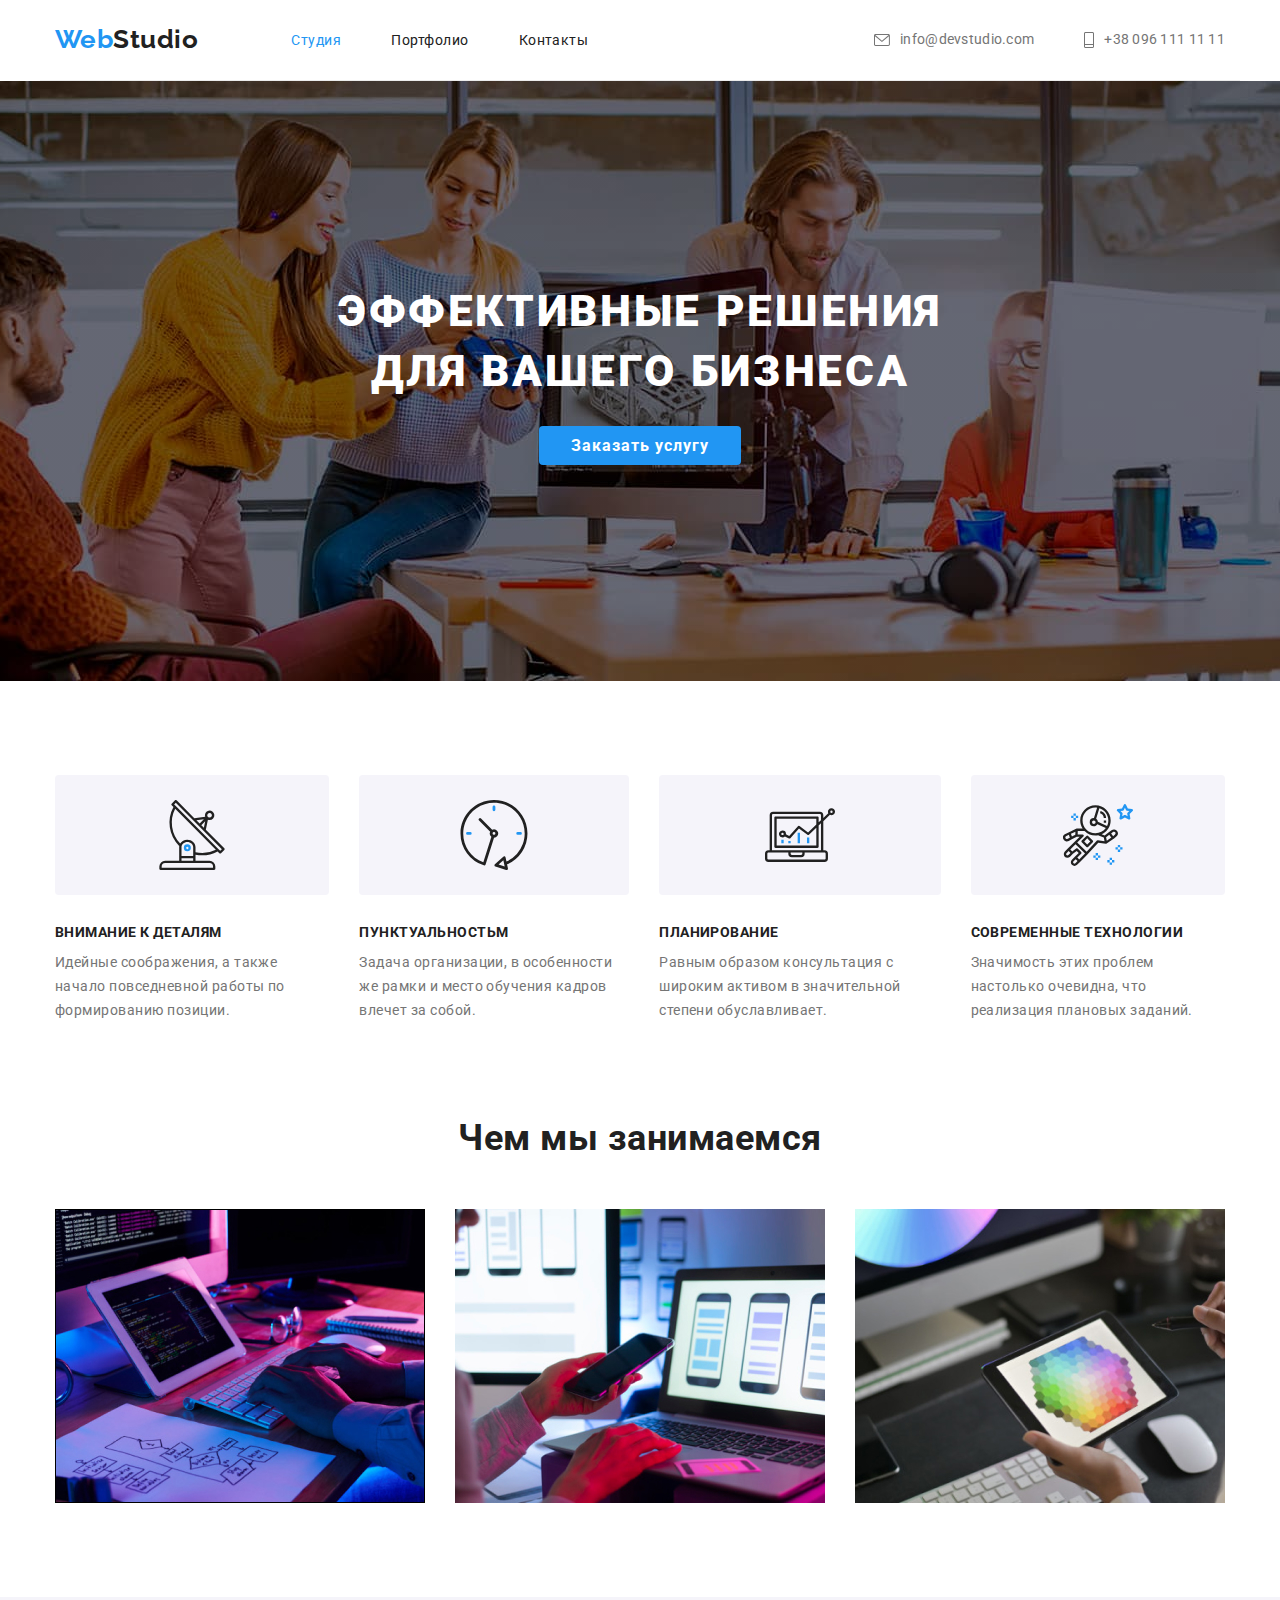
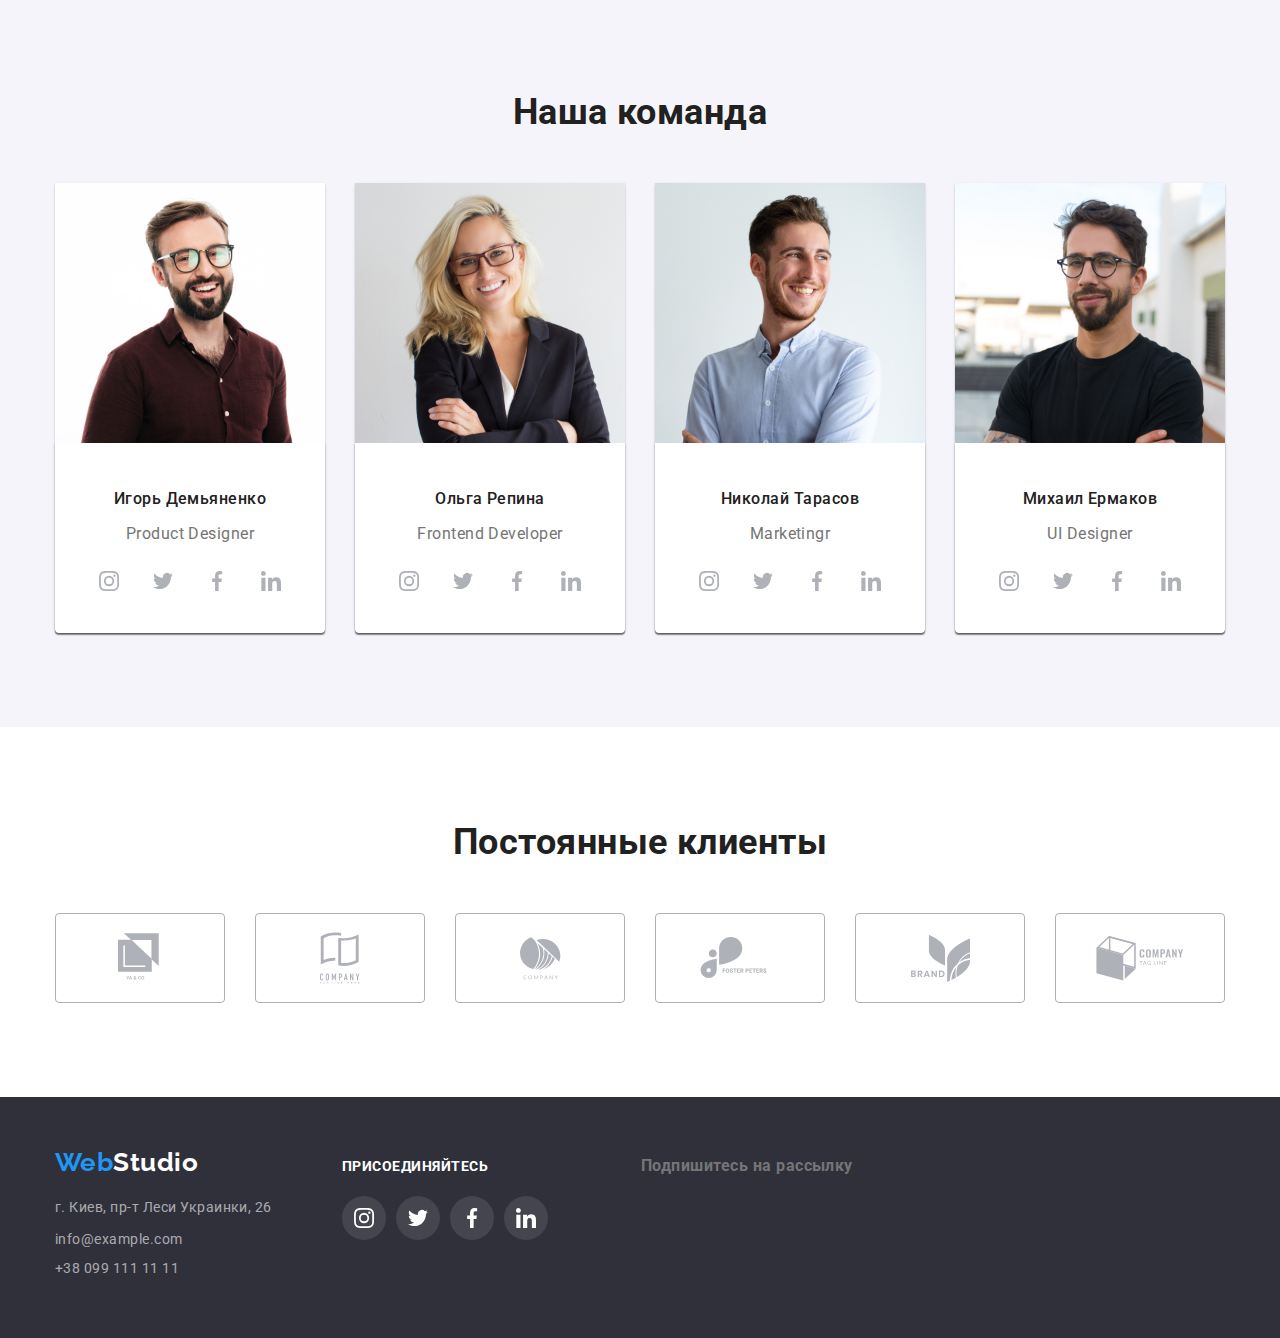
<file: index.html>
<!DOCTYPE html>
<html lang="ru">
<head>
    <meta charset="UTF-8">
    <meta name="viewport" content="width=device-width, initial-scale=1.0">
    <title>Document</title>
    <link href="https://fonts.googleapis.com/css2?family=Raleway:wght@700&family=Roboto:wght@400;500;700&display=swap" rel="stylesheet"/>
    <link rel="stylesheet" href="https://cdnjs.cloudflare.com/ajax/libs/modern-normalize/1.0.0/modern-normalize.min.css"/>
    <link rel="stylesheet" href="./css/styles.css"/>

</head>
<body>
    <!--Шапка страницы-->
    <header>
        
       <div class="container page-header">
        <nav class="main-nav">
            <a href="./index.html" class="logo">
            <p>Web<span class="logo-header">Studio</span></p>
            </a>

            <ul class="site-nav list">
               <li class="item"><a href="" class="link active">Студия</a></li>
               <li class="item"><a href="./portfolio.html" class="link">Портфолио</a></li>
               <li class="item"><a href="" class="link">Контакты</a></li>
            </ul>
         </nav>

         <ul class="auth-nav">
            <!-- Ссылка на адрес электронной почты  -->
            <li class="item">
                <a href="mailto:info@devstudio.com" class="link">
                    <svg class="icon-address" width="16" height="12">
                      <use href="./icons/symbol-defs.svg#icon-mail"></use>
                    </svg>
                    info@devstudio.com
                </a>
            </li>

            <!-- Ссылка на телефонный номер -->
            <li class="item">
                <a href="tel:+380961111111" class="link">
                    <svg class="icon-address" width="10" height="16">
                      <use href="./icons/symbol-defs.svg#icon-phone"></use>
                    </svg>
                    +38 096 111 11 11
                </a>
            </li>
        </ul>
       </div>
    </header>

 <main>
        <!--Герой-->
        <section class="hero">
            <div class="text-hero">
            <h1 class="hero-title">Эффективные решения <br/> для вашего бизнеса</h1>
            <a href="" class="button">Заказать услугу</a>
        </div>
        </section>

    <!--Секция с элементами особенностей-->
    <section class="section">
        <div class="container">
            <h2 class="title visually-hidden">Особенности</h2>

        <ul class="features-list">
            <li class="item icon-antenna">
                <h3 class="title">Внимание к деталям</h3>
                <p class="text">Идейные соображения, а также начало повседневной работы по формированию позиции.</p>
            </li>
            <li class="item icon-clock">
                <h3 class="title">Пунктуальностьм</h3>
                <p class="text">Задача организации, в особенности же рамки и место обучения кадров влечет за собой.</p>
            </li >
            <li class="item icon-diagram">
                <h3 class="title">Планирование</h3>
                <p class="text">Равным образом консультация с широким активом в значительной степени обуславливает.</p>
            </li >
            <li class="item icon-astronaut">
                <h3 class="title">Современные технологии</h3>
                <p class="text">Значимость этих проблем настолько очевидна, что реализация плановых заданий.</p>
            </li>
        </ul>
        </div>
    </section>

    <!--Секция с элементами вида деятельности-->
    <section class="section">
       <div class="container">
        <h2 class="section-title">Чем мы занимаемся</h2>
        <ul class="work-list"> 
            <li class="item">
                <img src="./images/box 1.jpg"
                alt="десктопные приложения"
                width="370"
                />
            </li>
            <li class="item">
                <img src="./images/box 2.jpg"
                alt="мобильные приложения"
                width="370"
                />
            </li>
            <li class="item">
                <img src="./images/box 3.jpg"
                alt="дизайнерские решения"
                width="370"
                />
            </li>
        </ul>
       </div>
    </section>

    <!--Наша команда-->
    <section class="section-team">
        <div class="container">
           <h2 class="section-title">Наша команда</h2>
           <ul class="team-list">
          <li class="item">
            <img src="./images/photo1.jpg"
            alt="фото Игоря Демьяненко"
            width="270"
            /> 
            <div class="worker-content">
            <h3 class="people">Игорь Демьяненко</h3>
            <p class="position">Product Designer</p>
            <ul class="list socials">
              <li>
                <a
                  href=""
                  aria-label="Инстаграм ссылка"
                  class="link socials-link"
                >
                  <svg class="icon-socials" width="20" height="20">
                    <use href="./icons/symbol-defs.svg#icon-instagram"></use>
                  </svg>
                </a>
              </li>
              <li>
                <a
                  href=""
                  aria-label="Твитер ссылка"
                  class="link socials-link"
                >
                  <svg class="icon-socials" width="20" height="20">
                    <use href="./icons/symbol-defs.svg#icon-twitter"></use>
                  </svg>
                </a>
              </li>
              <li>
                <a
                  href=""
                  aria-label="Фейсбук ссылка"
                  class="link socials-link"
                >
                  <svg class="icon-socials" width="20" height="20">
                    <use href="./icons/symbol-defs.svg#icon-facebook"></use>
                  </svg>
                </a>
              </li>
              <li>
                <a
                  href=""
                  aria-label="Линкдин ссылка"
                  class="link socials-link"
                >
                  <svg class="icon-socials" width="20" height="20">
                    <use href="./icons/symbol-defs.svg#icon-linkedin"></use>
                  </svg>
                </a>
              </li>
            </ul>
          </div>
          </li>
          <li class="item">
            <img src="./images/photo2.jpg"
            alt="фото Ольги Репиной"
            width="270"
            /> 
            <div class="worker-content">
            <h3 class="people">Ольга Репина</h3>
            <p class="position">Frontend Developer</p>
            <ul class="list socials">
              <li>
                <a
                  href=""
                  aria-label="Инстаграм ссылка"
                  class="link socials-link"
                >
                  <svg class="icon-socials" width="20" height="20">
                    <use href="./icons/symbol-defs.svg#icon-instagram"></use>
                  </svg>
                </a>
              </li>
              <li>
                <a
                  href=""
                  aria-label="Твитер ссылка"
                  class="link socials-link"
                >
                  <svg class="icon-socials" width="20" height="20">
                    <use href="./icons/symbol-defs.svg#icon-twitter"></use>
                  </svg>
                </a>
              </li>
              <li>
                <a
                  href=""
                  aria-label="Фейсбук ссылка"
                  class="link socials-link"
                >
                  <svg class="icon-socials" width="20" height="20">
                    <use href="./icons/symbol-defs.svg#icon-facebook"></use>
                  </svg>
                </a>
              </li>
              <li>
                <a
                  href=""
                  aria-label="Линкдин ссылка"
                  class="link socials-link"
                >
                  <svg class="icon-socials" width="20" height="20">
                    <use href="./icons/symbol-defs.svg#icon-linkedin"></use>
                  </svg>
                </a>
              </li>
            </ul>
          </div>
          </li>
          <li class="item">
            <img src="./images/photo3.jpg"
            alt="фото Николая Тарасова"
            width="270"
            /> 
            <div class="worker-content">
            <h3 class="people">Николай Тарасов</h3>
            <p class="position">Marketingr</p>
            <ul class="list socials">
              <li>
                <a
                  href=""
                  aria-label="Инстаграм ссылка"
                  class="link socials-link"
                >
                  <svg class="icon-socials" width="20" height="20">
                    <use href="./icons/symbol-defs.svg#icon-instagram"></use>
                  </svg>
                </a>
              </li>
              <li>
                <a
                  href=""
                  aria-label="Твитер ссылка"
                  class="link socials-link"
                >
                  <svg class="icon-socials" width="20" height="20">
                    <use href="./icons/symbol-defs.svg#icon-twitter"></use>
                  </svg>
                </a>
              </li>
              <li>
                <a
                  href=""
                  aria-label="Фейсбук ссылка"
                  class="link socials-link"
                >
                  <svg class="icon-socials" width="20" height="20">
                    <use href="./icons/symbol-defs.svg#icon-facebook"></use>
                  </svg>
                </a>
              </li>
              <li>
                <a
                  href=""
                  aria-label="Линкдин ссылка"
                  class="link socials-link"
                >
                  <svg class="icon-socials" width="20" height="20">
                    <use href="./icons/symbol-defs.svg#icon-linkedin"></use>
                  </svg>
                </a>
              </li>
            </ul>
            </div>
          </li>
          <li class="item">
            <img src="./images/photo4.jpg"
            alt="фото Михаила Ермакова"
            width="270"
            />
            <div class="worker-content">
            <h3 class="people">Михаил Ермаков</h3>
            <p class="position">UI Designer</p>
            <ul class="list socials">
              <li>
                <a
                  href=""
                  aria-label="Инстаграм ссылка"
                  class="link socials-link"
                >
                  <svg class="icon-socials" width="20" height="20">
                    <use href="./icons/symbol-defs.svg#icon-instagram"></use>
                  </svg>
                </a>
              </li>
              <li>
                <a
                  href=""
                  aria-label="Твитер ссылка"
                  class="link socials-link"
                >
                  <svg class="icon-socials" width="20" height="20">
                    <use href="./icons/symbol-defs.svg#icon-twitter"></use>
                  </svg>
                </a>
              </li>
              <li>
                <a
                  href=""
                  aria-label="Фейсбук ссылка"
                  class="link socials-link"
                >
                  <svg class="icon-socials" width="20" height="20">
                    <use href="./icons/symbol-defs.svg#icon-facebook"></use>
                  </svg>
                </a>
              </li>
              <li>
                <a
                  href=""
                  aria-label="Линкдин ссылка"
                  class="link socials-link"
                >
                  <svg class="icon-socials" width="20" height="20">
                    <use href="./icons/symbol-defs.svg#icon-linkedin"></use>
                  </svg>
                </a>
              </li>
            </ul>
            </div>
          </li>
      </ul>
    </div>
    </section>

     <!-- Секция постоянных клиентов -->
     <section class="section-clients">
      <div class="container padding-top">
        <h2 class="section-title">Постоянные клиенты</h2>
        <ul class="clients-list list">
          <li class="item">
            <a href="" class="clients-link">
              <svg class="icon-clients" width="45" height="50">
                <use href="./icons/symbol-defs.svg#icon-client-1"></use>
              </svg>
            </a>
          </li>
          <li class="item">
            <a href="" class="clients-link">
              <svg class="icon-clients" width="40" height="52">
                <use href="./icons/symbol-defs.svg#icon-client-2"></use>
              </svg>
            </a>
          </li>
          <li class="item">
            <a href="" class="clients-link">
              <svg class="icon-clients" width="41" height="43">
                <use href="./icons/symbol-defs.svg#icon-client-3"></use>
              </svg>
            </a>
          </li>
          <li class="item">
            <a href="" class="clients-link">
              <svg class="icon-clients" width="80" height="42">
                <use href="./icons/symbol-defs.svg#icon-client-4"></use>
              </svg>
            </a>
          </li>
          <li class="item">
            <a href="" class="clients-link">
              <svg class="icon-clients" width="59" height="47">
                <use href="./icons/symbol-defs.svg#icon-client-5"></use>
              </svg>
            </a>
          </li>
          <li class="item">
            <a href="" class="clients-link">
              <svg class="icon-clients" width="88" height="45">
                <use href="./icons/symbol-defs.svg#icon-client-6"></use>
              </svg>
            </a>
          </li>
        </ul>
      </div>
    </section>
 </main>

    <!--Футер-->
    <footer class="footer-section">
      <div class="container">
        <div class="footer-flex">
          <div class="left-part">
            <a href="" class="logo">Web<span class="accent">Studio</span></a>
            <address class="footer-address">
              <ul class="contacts list">
                <li class="item post">г. Киев, пр-т Леси Украинки, 26</li>
                <li class="item">info@example.com</li>
                <li class="item">+38 099 111 11 11</li>
              </ul>
            </address>
          </div>
          <div class="join">
            <b class="text">ПРИСОЕДИНЯЙТЕСЬ</b>
            <ul class="list">
              <li>
                <a href="" aria-label="Instagram link" class="join-link">
                  <svg class="icon-join" width="20" height="20">
                    <use href="./icons/symbol-defs.svg#icon-instagram"></use>
                  </svg>
                </a>
              </li>
              <li>
                <a href="" aria-label="Twitter link" class="join-link">
                  <svg class="icon-join" width="20" height="20">
                    <use href="./icons/symbol-defs.svg#icon-twitter"></use>
                  </svg>
                </a>
              </li>
              <li>
                <a href="" aria-label="Facebook link" class="join-link">
                  <svg class="icon-join" width="20" height="20">
                    <use href="./icons/symbol-defs.svg#icon-facebook"></use>
                  </svg>
                </a>
              </li>
              <li>
                <a href="" aria-label="Linkedin link" class="join-link">
                  <svg class="icon-join" width="20" height="20">
                    <use href="./icons/symbol-defs.svg#icon-linkedin"></use>
                  </svg>
                </a>
              </li>
            </ul>
          </div>
          <div class="signup">
            <b class="text">Подпишитесь на рассылку</b>
          </div>
        </div>
      </div>
    </footer>

</body>
</html>
</file>
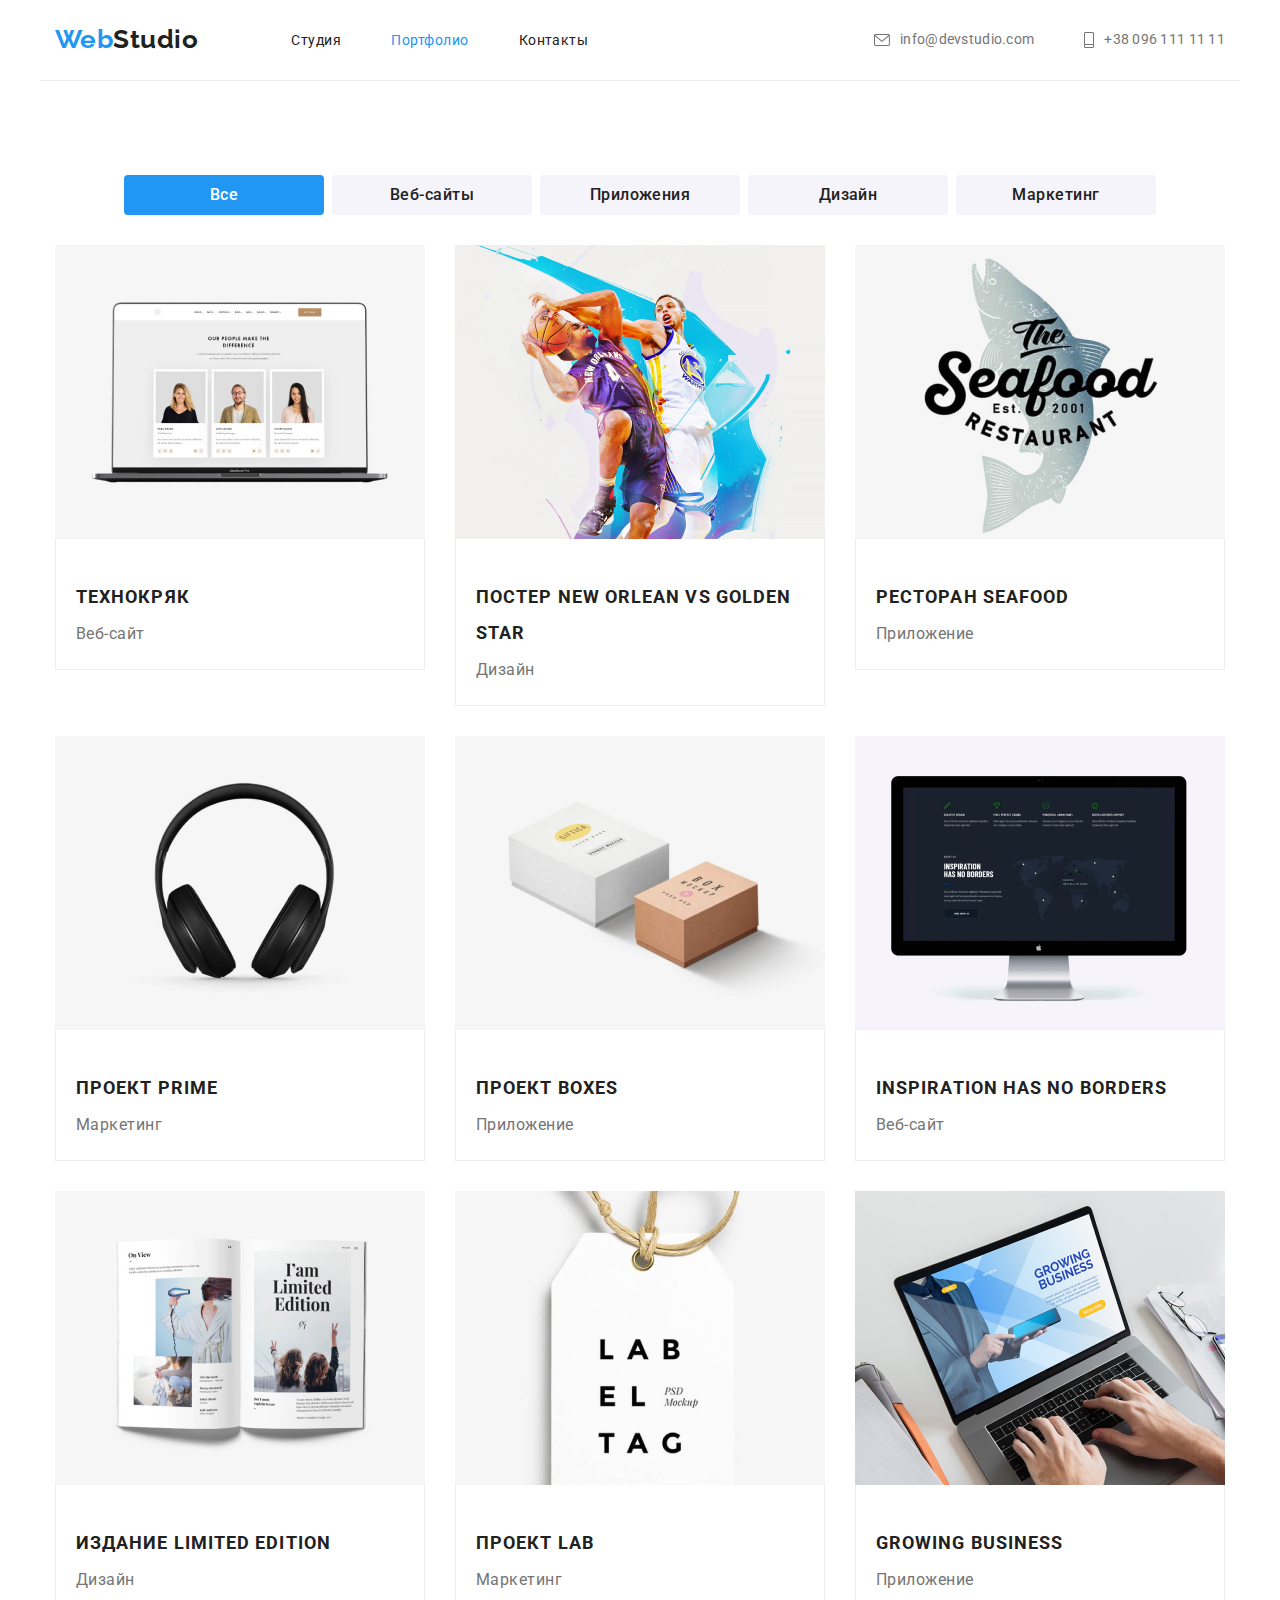
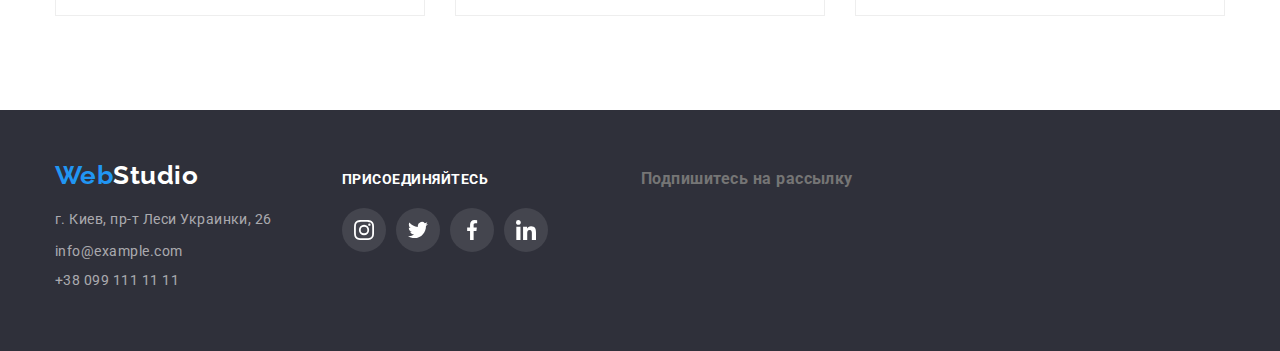
<file: portfolio.html>
<!DOCTYPE html>
<html lang="ru">
<head>
    <meta charset="UTF-8">
    <meta name="viewport" content="width=device-width, initial-scale=1.0">
    <title>Document</title>
    <link href="https://fonts.googleapis.com/css2?family=Raleway:wght@700&family=Roboto:wght@400;500;700&display=swap" rel="stylesheet">
    <link rel="stylesheet" href="https://cdnjs.cloudflare.com/ajax/libs/modern-normalize/1.0.0/modern-normalize.min.css"/>
    <link rel="stylesheet" href="./css/styles.css">
</head>

<body>
    <!--Шапка страницы-->
    <header>
        
      <div class="container page-header">
       <nav class="main-nav">
           <a href="./index.html" class="logo">
           <p>Web<span class="logo-header">Studio</span></p>
           </a>

           <ul class="site-nav list">
              <li class="item"><a href="" class="link">Студия</a></li>
              <li class="item"><a href="./portfolio.html" class="link active">Портфолио</a></li>
              <li class="item"><a href="" class="link">Контакты</a></li>
           </ul>
        </nav>

        <ul class="auth-nav">
          <!-- Ссылка на адрес электронной почты  -->
          <li class="item">
              <a href="mailto:info@devstudio.com" class="link">
                  <svg class="icon-address" width="16" height="12">
                    <use href="./icons/symbol-defs.svg#icon-mail"></use>
                  </svg>
                  info@devstudio.com
              </a>
          </li>

          <!-- Ссылка на телефонный номер -->
          <li class="item">
              <a href="tel:+380961111111" class="link">
                  <svg class="icon-address" width="10" height="16">
                    <use href="./icons/symbol-defs.svg#icon-phone"></use>
                  </svg>
                  +38 096 111 11 11
              </a>
          </li>
      </ul>
      </div>
   </header>

 <main>
    <section class="portfolio">
        <div class="container">
          <h1 class="title visually-hidden">Наши проекты</h1>
             <!--Список фильтров-->
             <div class="menu">
              <button type="button" class="button active">Все</button>
              <button type="button" class="button">Веб-сайты</button>
              <button type="button" class="button">Приложения</button>
              <button type="button" class="button">Дизайн</button>
              <button type="button" class="button">Маркетинг</button>
            </div>

           <!--Список проектов-->
           <ul class="projects">
              <li class="flex-element">
                  <a href="">
                    <img src="./images/project1.jpg"
                    alt="ноутбук с изображением сайта"
                    width="370"
                    /> 
                    <div class="border">
                      <h2 class="title">Технокряк</h2>
                      <p class="subtitle">Веб-сайт</p>
                    </div>
                  </a>
              </li>

              <li class="flex-element">
                  <a href="">
                    <img src="./images/project2.jpg"
                     alt="два баскетболиста с мячом"
                     width="370"
                     /> 
                     <div class="border">
                     <h2 class="title">Постер New Orlean vs Golden Star</h2>
                     <p class="subtitle">Дизайн</p>
                    </div>
                  </a>
              </li>

              <li class="flex-element">
                  <a href="">
                    <img src="./images/project3.jpg"
                    alt="эмблема и название ресторана"
                    width="370"
                    />
                    <div class="border">
                    <h2 class="title">Ресторан Seafood</h2>
                    <p class="subtitle">Приложение</p>
                  </div> 
                  </a>
              </li>

              <li class="flex-element">
                  <a href="">
                    <img src="./images/project4.jpg"
                    alt="наушники"
                    width="370"
                    /> 
                    <div class="border">
                    <h2 class="title">Проект Prime</h2>
                    <p class="subtitle">Маркетинг</p>
                    </div>
                  </a>
              </li>

              <li class="flex-element">
                <a href="">
                  <img src="./images/project5.jpg"
                  alt="две коробки:одна белая,вторая крафтовая"
                  width="370"
                  /> 
                  <div class="border">
                  <h2 class="title">Проект Boxes</h2>
                  <p class="subtitle">Приложение</p>
                  </div>
                </a>
            </li>

            <li class="flex-element">
                <a href="">
                  <img src="./images/project6.jpg"
                  alt="монитор компьютера с изображением сайта"
                  width="370"
                  /> 
                  <div class="border">
                  <h2 class="title">Inspiration has no Borders</h2>
                  <p class="subtitle">Веб-сайт</p>
                  </div>
                </a>
            </li>

            <li class="flex-element">
                <a href="">
                  <img src="./images/project7.jpg"
                  alt="открытая книга с картинками и текстом"
                  width="370"
                  /> 
                  <div class="border">
                  <h2 class="title">Издание Limited Edition</h2>
                  <p class="subtitle">Дизайн</p>
                  </div>
                </a>
            </li>

            <li class="flex-element">
                <a href="">
                  <img src="./images/project8.jpg"
                  alt="ярлык с названием фирмы"
                  width="370"
                  /> 
                  <div class="border">
                  <h2 class="title">Проект LAB</h2>
                  <p class="subtitle">Маркетинг</p>
                  </div>
                </a>
            </li>

            <li class="flex-element">
                <a href="">
                  <img src="./images/project9.jpg"
                  alt="руки что-то печатают на ноутбуке"
                  width="370"
                  /> 
                  <div class="border">
                  <h2 class="title">Growing Business</h2>
                  <p class="subtitle">Приложение</p>
                  </div>
                </a>
            </li>
        </ul>
        </div>
    </section>    
</main>

<!--Футер-->
<footer class="footer-section">
  <div class="container">
    <div class="footer-flex">
      <div class="left-part">
        <a href="" class="logo">Web<span class="accent">Studio</span></a>
        <address class="footer-address">
          <ul class="contacts list">
            <li class="item post">г. Киев, пр-т Леси Украинки, 26</li>
            <li class="item">info@example.com</li>
            <li class="item">+38 099 111 11 11</li>
          </ul>
        </address>
      </div>
      <div class="join">
        <b class="text">ПРИСОЕДИНЯЙТЕСЬ</b>
        <ul class="list">
          <li>
            <a href="" aria-label="Instagram link" class="join-link">
              <svg class="icon-join" width="20" height="20">
                <use href="./icons/symbol-defs.svg#icon-instagram"></use>
              </svg>
            </a>
          </li>
          <li>
            <a href="" aria-label="Twitter link" class="join-link">
              <svg class="icon-join" width="20" height="20">
                <use href="./icons/symbol-defs.svg#icon-twitter"></use>
              </svg>
            </a>
          </li>
          <li>
            <a href="" aria-label="Facebook link" class="join-link">
              <svg class="icon-join" width="20" height="20">
                <use href="./icons/symbol-defs.svg#icon-facebook"></use>
              </svg>
            </a>
          </li>
          <li>
            <a href="" aria-label="Linkedin link" class="join-link">
              <svg class="icon-join" width="20" height="20">
                <use href="./icons/symbol-defs.svg#icon-linkedin"></use>
              </svg>
            </a>
          </li>
        </ul>
      </div>
      <div class="signup">
        <b class="text">Подпишитесь на рассылку</b>
      </div>
    </div>
  </div>
</footer>

</body>
</html>
</file>
<file: css/styles.css>
html {
    box-sizing: border-box;
}

*, 
*::before,
*::after {
box-sizing: inherit;
}

:root {
    --primary-text-color: #757575;
    --title-text-color: #212121;
    --acent-color: #2196F3;
    --wight: #fff;
    --secondary-bg-color: #f5f4fa;
    --footer-bg-color: #2f303a;
    --hero-gradient: rgba(0, 0, 0, 0.25);
    --join-link-bg: rgba(255, 255, 255, 0.1);
    --clients-link-color: #afb1b8; 
}


body {
    background-color: var(--wight);
    color: var(--primary-text-color) ;
    font-family: Roboto, sans-serif;
    letter-spacing: 0.03em;
}

img {
    display: block;
    max-width: 100%;
    height: auto;
  }
  
ul {
    list-style: none;
    padding: 0;
    margin: 0;
}

a {
    text-decoration: none;
  }

  .visually-hidden {
    position: absolute;
    width: 1px;
    height: 1px;
    margin: -1px;
    border: 0;
    padding: 0;
    clip: rect(0 0 0 0);
    overflow: hidden;
  }

/* вторичный цвет текста #212121  */
 /* основной цвет текста #757575 */
 /* белый #FFFFFF */
 /* акцент #2196F3 */
 /* вторичный цвет фона #F5F4FA */
 /* цвет фона героя #2F303A*/

/* Page header */
.container {
    width: 1200px;
    margin: 0 auto;
    padding-left: 15px;
    padding-right: 15px;
    /* outline: 2px solid  tomato; */
}
.page-header {
    display: flex;
    align-items: center;
    justify-content: space-between;
    border-bottom: 1px solid #ECECEC;
}

.main-nav {
    display: flex;
    align-items: center;
    justify-content: space-between;
}
 /* Logo */
.logo {
    color: var(--acent-color) ;
    font-family: Raleway, sans-serif;
    font-weight: 700;
    font-size: 26px;
    line-height: 1.19px;
    text-decoration: none;
} 

.logo-header {
    color: var(--title-text-color) ;
}

/* Site nav */
.site-nav {
    display: flex;
    align-items: center;
    margin-left: 93px;
}

.site-nav .item + .item {
margin-left: 50px; 
}

.site-nav .link {
    display: block;
    color: var(--title-text-color) ;
    font-size: 14px;
    font-weight: 500;
}

.site-nav .link:hover, 
.site-nav .link:focus {
    color: var(--acent-color) ;
}

.site-nav .link.active {
    color: var(--acent-color);
}

/* Auth nav */
.auth-nav {
    display: inline-flex;
    align-items: center;
    margin-left: auto;
}
.auth-nav .item + .item {
    margin-left: 50px; 
    }
.auth-nav .link{
    color: var(--primary-text-color);
    font-style: normal;
    font-size: 14px;
    line-height: 1.14px;
    letter-spacing: 0.02em;
    text-decoration: none;
}

.item .link {
    display: flex;
    align-items: center;
    padding-top: 32px;
    padding-bottom: 32px;
    font-weight: 400;
}

.auth-nav .link:hover,
.auth-nav .link:focus {
    color: var(--acent-color);
}

.auth-nav .link.active {
    color: var(--acent-color);
}

.auth-nav .link:hover .icon-address {
    fill: var(--acent-color);
  }

.icon-address {
    fill: var(--primary-text-color);
    margin-right: 10px;
  }

/* Стили для index.html */

/* Hero */
.hero {
    max-width: 1600px;
    height: 600px;
    margin-left: auto;
    margin-right: auto;
    background-color: var(--footer-bg-color);
    background-image: linear-gradient(
        to right,
        var(--hero-gradient),
        var(--hero-gradient)
      ),
       url(../images/hero.jpg);
    background-repeat: no-repeat;
    background-position: center;
    background-size: cover;
}

.text-hero {
    padding-top: 200px;
    padding-bottom: 200px;
    text-align: center;
}

.hero-title {
    margin-top: 0;
    margin-bottom: 30px;

    color: var(--wight);
    font-weight: 900;
    font-size: 44px;
    line-height: 60px;
    letter-spacing: 0.06em;
    text-transform: uppercase;
}

/* Button */
.button {
    border-radius: 4px;
    padding: 10px 32px;
    width: 200px;

    color: var(--wight);
    background-color: var(--acent-color);
    font-family: Roboto, sans-serif;
    font-weight: 700;
    font-size: 16px;
    line-height: 1.87;
    letter-spacing: 0.06em;
    text-decoration: none;
    text-align: center;
}

/* Section */
.section {
    margin: 94px 0;
}

.section-title {
    margin-top: 0;
    margin-bottom: 50px;
    color: var(--title-text-color) ;
    font-style: normal;
    font-weight: 700;
    font-size: 36px;
    line-height: 1.17;
    text-align: center;
}

/* Features */
.features-list {
    display: flex;
    }

.features-list .item {
    display: inline-block;
    width:calc((100%-30*3)/4);
}

.features-list .item:not(:last-child) {
    margin-right: 30px;
  }

  .features-list .item::before {
    display: block;
    content: "";
    height: 120px;
    border-radius: 4px;
    background-color: #f5f4fa;
    background-size: 70px;
    background-repeat: no-repeat;
    background-position: center;
  }
  .icon-antenna::before {
    background-image: url(../icons/antenna.svg);
  }
  .icon-clock::before {
    background-image: url(../icons/clock.svg);
  }
  .icon-diagram::before {
    background-image: url(../icons/diagram.svg);
  }
  .icon-astronaut::before {
    background-image: url(../icons/astronaut.svg);
  }

.title {
    margin-top: 30px;
    margin-bottom: 0;
    color: var(--title-text-color) ;
    font-style: normal;
    font-weight: 700;
    font-size: 14px;
    line-height: 1.14;
    text-transform: uppercase;
}

.features-list .text {
    margin-top: 10px;
    margin-bottom: 0;
    font-style: normal;
    font-weight: 400;
    font-size: 14px;
    line-height: 1.71;
}
/* Work list */
.work-list {
    display: flex;
}
.work-list .item {
    display: inline-block;
    width:calc((100%-30*2)/3);
}

.work-list .item:not(:last-child) {
    margin-right: 30px;
  }

/* Team */
.section-team {
    background-color: var(--secondary-bg-color);
    line-height: 1.19;
    padding-top: 94px;
    padding-bottom: 94px;
}

.team-list {
    display: flex;
}

.team-list .item {
    width:calc((100%-30*3)/4);
    border-radius: 0px 0px 4px 4px;
    box-shadow: 0px 1px 3px rgba(0, 0, 0, 0.12), 0px 1px 1px rgba(0, 0, 0, 0.14), 0px 2px 1px rgba(0, 0, 0, 0.2);
}

.team-list .item{
    background-color: var(--wight);
}
.team-list .item:not(:last-child) {
    margin-right: 30px;
}
.team-list .people {
    /* margin-top: 30px;
    margin-bottom: 10px; */
    text-align: center;
    color: var(--title-text-color) ;
    /* font-style: normal; */
    font-weight: 500;
    font-size: 16px;
    line-height: 1.19; 
}

.position {
    /* margin-top: 0;
    margin-bottom: 30px; */
    text-align: center;
    /* font-style: normal; */
    font-weight: 400;
    /* font-size: 16px;
    line-height: 1.19;  */
}

.worker {
    display: flex;
    margin-top: 50px;
  }
  .worker .item {
    padding 0;
    width: calc((100%-30 * 3) / 4);
  }
  .worker .item:not(:last-child) {
    margin-right: 30px;
  }
  .worker-content {
    padding: 30px 32px;
    box-shadow: 0px 1px 3px rgba(0, 0, 0, 0.12), 0px 1px 1px rgba(0, 0, 0, 0.14), 0px 2px 1px rgba(0, 0, 0, 0.2);
    border-radius: 0 0 4px 4px;
  }
  .socials {
    display: flex;
    justify-content: space-between;
    margin-top: 16px;
  }
  .socials .socials-link {
    display: flex;
    align-items: center;
    justify-content: center;
    padding: 0;
    border: none;
    width: 44px;
    height: 44px;
    color: #AFB1B8;;
    border-radius: 50%;
    background-color: rgba(255, 255, 255, 0.1);
  }
  .icon-socials {
    fill: currentColor;
  }
  .socials-link:hover {
    background-color: var(--acent-color);
  }
  .socials-link:hover .icon-socials {
    fill: var(--wight);
  }
  .icon-socials:hover {
    fill: var(--wight);
  }
  
/* Our clients */
.section-clients .container {
    padding-top: 94px;
    padding-bottom: 94px;
  }
  .clients-list {
    display: flex;
    margin-top: 50px;
  }
  .clients-list .item {
    width: calc((100%-30 * 5) / 6);
  }
  .clients-list .item:not(:last-child) {
    margin-right: 30px;
  }
  .clients-link {
    display: flex;
    align-items: center;
    justify-content: center;
    border: none;
    width: 170px;
    height: 90px;
    color: var(--clients-link-color);
    border: 1px solid var(--clients-link-color);
    border-radius: 4px;
  }
  .icon-clients {
    fill: currentColor;
  }
  .clients-link:hover {
    border-color: var(--acent-color);
  }
  .clients-link:hover .icon-clients {
    fill: var(--acent-color);
  }
  .icon-clients:hover {
    fill: var(--acent-color);
  }
/* Footer */

.logo {
    color: var(--acent-color);
  
    font-family: Raleway, sans-serif;
    font-weight: 700;
    font-size: 26px;
    line-height: 1.19px;
    text-decoration: none;
  }
  
  .logo .accent {
    color: var(--wight);
  }

.footer-section {
    background-color: var(--footer-bg-color);
} 
.footer-section .container {
    padding-top: 60px;
    padding-bottom: 60px;
}

.footer-flex {
    display: flex;
    align-items: baseline;
  }
  .left-part {
    margin-right: 70px;
  }
  .footer-address {
    margin-top: 20px;
    color: var(--wight);
  
    font-weight: 400;
    font-style: normal;
    font-size: 14px;
    line-height: 1.46;
  }
  .contacts {
    color: rgba(255, 255, 255, 0.6);
  }
  .contacts .item:not(:first-child) {
    margin-top: 9px;
  }
  .post {
    line-height: 1.71;
  }
  .join {
    margin-right: 93px;
  }
  .join .text {
    color: var(--wight);
  
    font-weight: 700;
    font-size: 14px;
    line-height: 1.14;
  }
  .join > .list {
    display: flex;
    justify-content: space-between;
    min-width: 206px;
    margin-top: 20px;
  }
  .join-link {
    display: flex;
    align-items: center;
    justify-content: center;
    border: none;
    width: 44px;
    height: 44px;
    color: var(--wight);
    border-radius: 50%;
    background-color: var(--join-link-bg);
  }
  .join-link:hover {
    background-color: var(--acent-color);
  }
  .icon-join {
    fill: currentColor;;
  }

/* Стили для portfolio.html */

/* Portfolio */
.portfolio .container {
    padding-top:94px;
    padding-bottom: 94px;
}
/* Button menu */

.menu {
    display: flex;
    justify-content: center;
}

.menu .button {
    display: inline-block;
    padding: 6px 22px;
    min-width: 130px;
    border: 1px solid transparent;
    border-radius: 4px;

    color: var(--title-text-color);
    background-color: var(--secondary-bg-color);

    font-family: Roboto, sans-serif;
    font-weight: 500;
    font-size: 16px;
    line-height: 1.62;
    letter-spacing: 0.03em;   
}

.menu .button:not(:last-child) {
    margin-right: 8px;
}

.menu .button:hover, 
.menu .button:focus {
    background-color: var(--acent-color);
    color: var(--wight) ;
    box-shadow: 0px 3px 1px rgba(0, 0, 0, 0.1), 0px 1px 2px rgba(0, 0, 0, 0.08),
    0px 2px 2px rgba(0, 0, 0, 0.12);
}

.button.active {
    background-color: var(--acent-color);
    color: var(--wight);
}
/* Projects */
.projects {
    display: flex;
    flex-wrap: wrap;
    margin-top: 30px;
    margin-bottom: 0;
    padding: 0;
}

.flex-element {
   width: calc((100%-2*30)/3);
   max-width: 370px;
   list-style: none;
}

.flex-element:not(:nth-last-child(-n + 3)) {
    margin-bottom: 30px;
}

.flex-element:not(:nth-last-child(3n + 1)) {
    margin-right: 30px;
}

.border {
    padding-top: 20px;
    padding-bottom: 20px;
    padding-left: 20px;
    max-width: 370px;
    border-right: 1px solid #eeeeee;
    border-bottom: 1px solid #eeeeee;
    border-left: 1px solid #eeeeee;
}
.projects .title {
    margin-top: 20px;
    font-family: Roboto,sans-serif;
    font-style: normal;
    font-weight: 700;
    font-size: 18px;
    line-height: 2.0;
    letter-spacing: 0.06em;
}

.projects .subtitle {
    margin-top: 4px;
    margin-bottom: 0;
    color: var(--primary-text-color) ;
    font-family: Roboto,sans-serif;
    font-style: normal;
    font-weight: 400;
    font-size: 16px;
    line-height: 1.87;
    letter-spacing: 0.03em;
}
</file>
